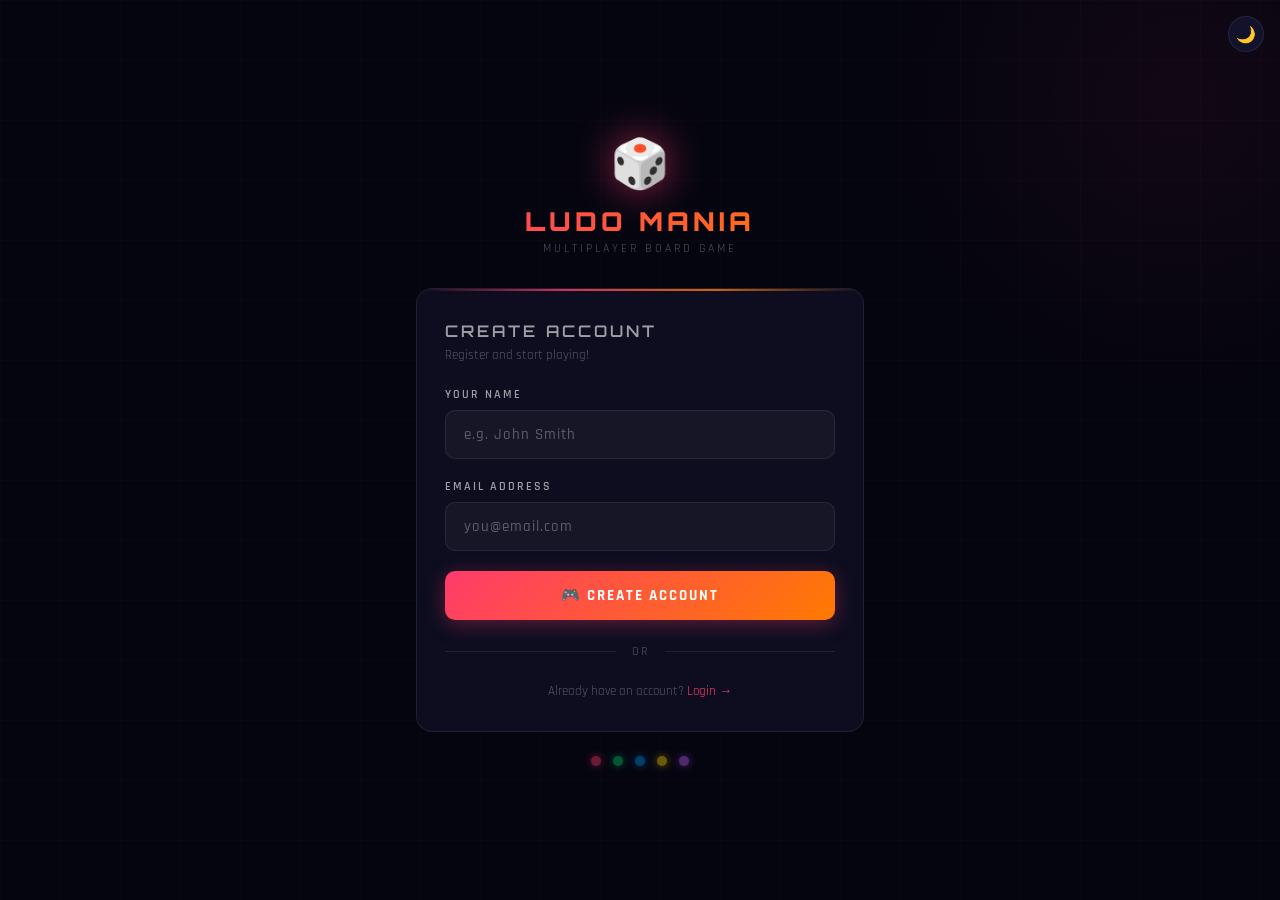
<file: index.html>
<!DOCTYPE html>
<html lang="en" data-theme="dark">
<head>
  <meta charset="UTF-8">
  <meta name="viewport" content="width=device-width, initial-scale=1.0">
  <title>Ludo Mania – Register</title>
  <link rel="stylesheet" href="css/style.css">
  <link rel="icon" href="data:image/svg+xml,<svg xmlns='http://www.w3.org/2000/svg' viewBox='0 0 100 100'><text y='.9em' font-size='90'>🎲</text></svg>">
</head>
<body>
  <div id="toast-container" class="toast-container"></div>
  <div class="topbar-theme">
    <button class="theme-toggle" id="theme-toggle" onclick="toggleTheme()" title="Toggle theme">🌙</button>
  </div>

  <div class="page-center">
    <div class="container">
      <div class="logo">
        <span class="logo-icon">🎲</span>
        <h1>LUDO MANIA</h1>
        <p>Multiplayer Board Game</p>
      </div>

      <!-- Register Form -->
      <div class="card" id="register-form-section">
        <div style="margin-bottom:24px;">
          <h2 style="font-family:var(--font-display);font-size:16px;letter-spacing:3px;color:var(--text-secondary);text-transform:uppercase;font-weight:600;">Create Account</h2>
          <p style="color:var(--text-muted);font-size:13px;margin-top:6px;">Register and start playing!</p>
        </div>
        <form id="register-form" novalidate>
          <div class="form-group">
            <label class="form-label" for="reg-name">Your Name</label>
            <input type="text" id="reg-name" class="form-input" placeholder="e.g. John Smith" autocomplete="name" required>
          </div>
          <div class="form-group">
            <label class="form-label" for="reg-email">Email Address</label>
            <input type="email" id="reg-email" class="form-input" placeholder="you@email.com" autocomplete="email" required>
          </div>
          <div class="form-group" style="margin-bottom:0;">
            <button type="submit" class="btn btn-primary">🎮 Create Account</button>
          </div>
        </form>
        <div class="divider">OR</div>
        <p class="text-muted text-center">Already have an account? <a href="login.html">Login →</a></p>
      </div>

      <!-- Success -->
      <div class="card hidden" id="register-success-section">
        <div style="text-align:center;padding:16px 0;">
          <div style="font-size:56px;margin-bottom:16px;filter:drop-shadow(0 0 20px rgba(0,255,136,0.4));">📧</div>
          <h2 style="font-family:var(--font-display);font-size:20px;letter-spacing:2px;background:linear-gradient(135deg,#00ff88,#00b4ff);-webkit-background-clip:text;-webkit-text-fill-color:transparent;background-clip:text;margin-bottom:12px;">CHECK YOUR EMAIL!</h2>
          <p style="color:var(--text-secondary);font-size:15px;margin-bottom:6px;">Your login credentials have been sent to:</p>
          <p style="color:var(--neon-green);font-weight:700;font-size:15px;margin-bottom:24px;" id="success-email">—</p>
          <div class="alert alert-info" style="text-align:left;margin-bottom:24px;">
            <span>ℹ</span>
            <span>The email contains your <strong>User ID</strong>, <strong>Password</strong>, and a login link. Check your spam folder too!</span>
          </div>
          <a href="login.html" class="btn btn-primary" style="display:inline-flex;width:auto;padding:13px 28px;">🔑 Go to Login</a>
        </div>
      </div>

      <div style="display:flex;justify-content:center;gap:12px;margin-top:24px;opacity:0.4;">
        <div style="width:10px;height:10px;border-radius:50%;background:var(--red-color);box-shadow:0 0 8px var(--red-color);"></div>
        <div style="width:10px;height:10px;border-radius:50%;background:var(--green-color);box-shadow:0 0 8px var(--green-color);"></div>
        <div style="width:10px;height:10px;border-radius:50%;background:var(--blue-color);box-shadow:0 0 8px var(--blue-color);"></div>
        <div style="width:10px;height:10px;border-radius:50%;background:var(--yellow-color);box-shadow:0 0 8px var(--yellow-color);"></div>
        <div style="width:10px;height:10px;border-radius:50%;background:var(--purple-color);box-shadow:0 0 8px var(--purple-color);"></div>
      </div>
    </div>
  </div>

  <script src="js/auth.js"></script>
  <script>initRegisterPage();</script>
</body>
</html>
</file>
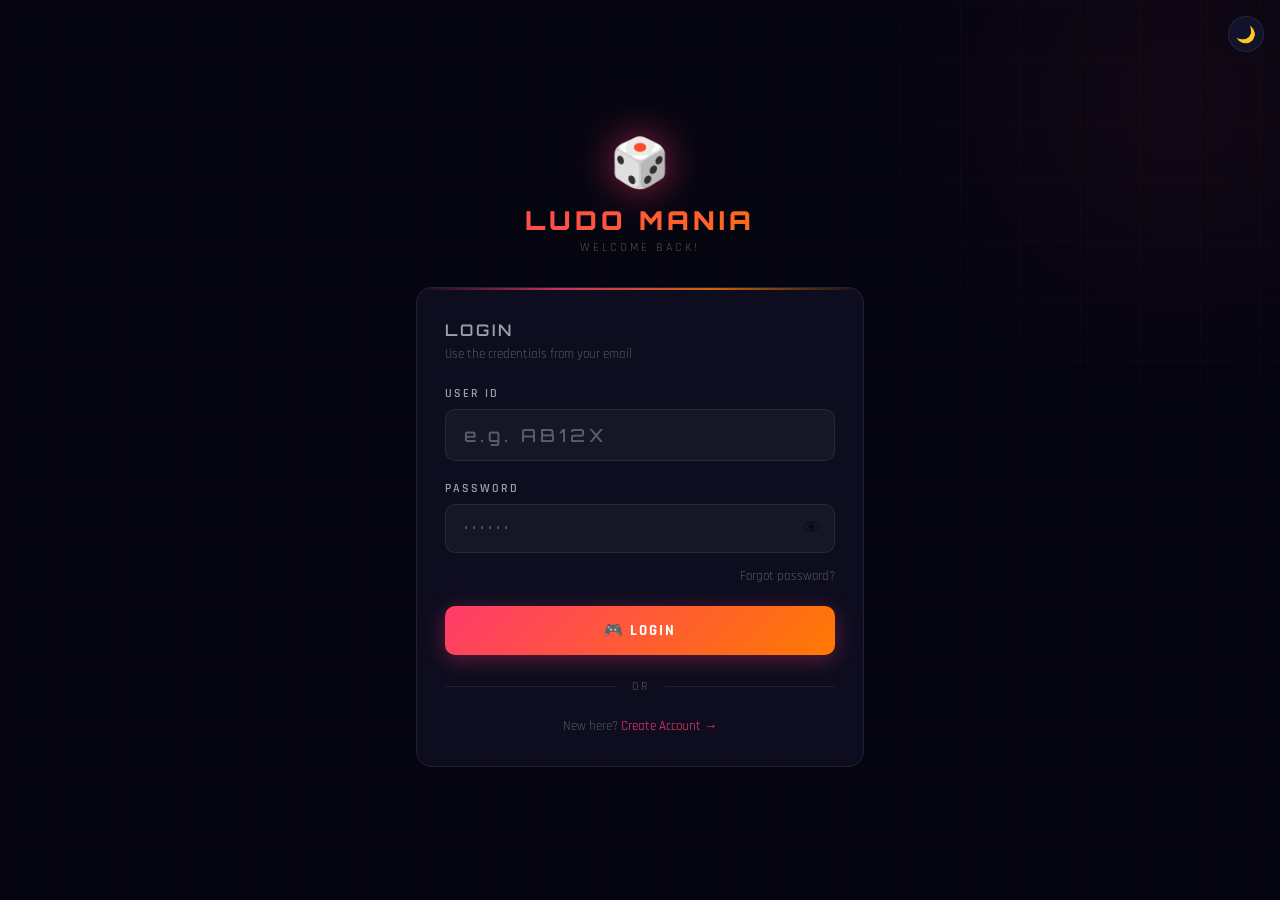
<file: game.html>
<!DOCTYPE html>
<html lang="en" data-theme="dark">
<head>
  <meta charset="UTF-8">
  <meta name="viewport" content="width=device-width, initial-scale=1.0">
  <title>Ludo Mania – Game</title>
  <link rel="stylesheet" href="css/style.css">
  <link rel="icon" href="data:image/svg+xml,<svg xmlns='http://www.w3.org/2000/svg' viewBox='0 0 100 100'><text y='.9em' font-size='90'>🎲</text></svg>">
  <style>
    .game-page { min-height: 100vh; display: flex; flex-direction: column; }
    .game-topbar {
      display: flex; align-items: center; justify-content: space-between;
      padding: 12px 20px; border-bottom: 1px solid var(--border);
      background: var(--bg-card); position: sticky; top: 0; z-index: 100;
      backdrop-filter: blur(10px);
    }
    .game-topbar-logo { font-family: var(--font-display); font-size: 14px; font-weight: 900; letter-spacing: 3px; background: linear-gradient(135deg, var(--neon-red), var(--neon-orange)); -webkit-background-clip: text; -webkit-text-fill-color: transparent; background-clip: text; }
    .game-body { display: flex; flex: 1; gap: 0; overflow: hidden; }

    /* Left Panel */
    .panel-left {
      width: 220px; flex-shrink: 0; border-right: 1px solid var(--border);
      padding: 16px; display: flex; flex-direction: column; gap: 12px;
      overflow-y: auto;
    }
    /* Right Panel */
    .panel-right {
      width: 220px; flex-shrink: 0; border-left: 1px solid var(--border);
      padding: 16px; display: flex; flex-direction: column; gap: 12px;
      overflow-y: auto;
    }
    /* Center Board */
    .panel-center {
      flex: 1; display: flex; align-items: center; justify-content: center;
      padding: 16px; flex-direction: column; gap: 12px;
    }

    /* Board canvas */
    #game-canvas {
      border-radius: 12px;
      box-shadow: 0 0 0 2px rgba(255,255,255,0.08), 0 20px 60px rgba(0,0,0,0.5), 0 0 80px rgba(255,59,107,0.06);
      cursor: pointer;
      max-width: 100%;
      max-height: calc(100vh - 140px);
    }

    /* Turn card */
    .turn-card { background: var(--bg-card2); border: 1px solid var(--border); border-radius: var(--radius); padding: 14px; }
    .turn-card .label { font-size: 10px; letter-spacing: 2px; text-transform: uppercase; color: var(--text-muted); margin-bottom: 6px; }
    .turn-name { font-family: var(--font-display); font-size: 13px; font-weight: 700; }
    .my-turn-badge { background: rgba(255,59,107,0.15); border: 1px solid rgba(255,59,107,0.3); color: var(--neon-red); font-size: 11px; font-weight: 700; letter-spacing: 1px; padding: 4px 10px; border-radius: 20px; text-align: center; margin-top: 8px; display: none; }

    /* Dice */
    .dice-wrap { background: var(--bg-card2); border: 1px solid var(--border); border-radius: var(--radius); padding: 14px; text-align: center; }
    #dice-display {
      width: 72px; height: 72px; margin: 0 auto 12px;
      background: rgba(255,255,255,0.05); border: 2px solid rgba(255,255,255,0.12);
      border-radius: 14px; display: flex; align-items: center; justify-content: center;
      font-size: 38px; cursor: pointer; transition: var(--transition);
      box-shadow: 0 4px 16px rgba(0,0,0,0.3); user-select: none;
    }
    #dice-display:hover { border-color: var(--neon-red); box-shadow: 0 4px 20px rgba(255,59,107,0.3); transform: scale(1.05); }
    #dice-display.rolling { animation: diceRoll 0.5s cubic-bezier(0.36,0.07,0.19,0.97); }
    #roll-btn { width: 100%; }

    /* Score panel */
    .score-wrap { background: var(--bg-card2); border: 1px solid var(--border); border-radius: var(--radius); padding: 14px; flex: 1; overflow-y: auto; }
    .score-item { display: flex; align-items: center; gap: 10px; padding: 8px 0; border-bottom: 1px solid rgba(255,255,255,0.04); }
    .score-item:last-child { border-bottom: none; }
    .score-bar { width: 3px; height: 32px; border-radius: 2px; flex-shrink: 0; }
    .score-info { flex: 1; min-width: 0; }
    .score-name { font-weight: 700; font-size: 13px; white-space: nowrap; overflow: hidden; text-overflow: ellipsis; }
    .score-dots { display: flex; gap: 3px; margin-top: 3px; }
    .sd { width: 8px; height: 8px; border-radius: 50%; background: rgba(255,255,255,0.1); border: 1px solid rgba(255,255,255,0.12); }
    .sd.board { background: var(--neon-green); box-shadow: 0 0 5px var(--neon-green); }
    .sd.done  { background: var(--neon-yellow); box-shadow: 0 0 5px var(--neon-yellow); }
    .score-count { font-family: var(--font-display); font-size: 12px; color: var(--text-muted); }

    /* Activity log */
    .log-wrap { background: var(--bg-card2); border: 1px solid var(--border); border-radius: var(--radius); padding: 14px; flex: 1; overflow-y: auto; max-height: 200px; }
    .log-wrap .label { font-size: 10px; letter-spacing: 2px; text-transform: uppercase; color: var(--text-muted); margin-bottom: 8px; }
    .log-item { font-size: 12px; color: var(--text-secondary); padding: 4px 0; border-bottom: 1px solid rgba(255,255,255,0.04); line-height: 1.4; }
    .log-item:last-child { border-bottom: none; }

    /* Mobile: stack vertically */
    @media (max-width: 768px) {
      .game-body { flex-direction: column; overflow: visible; }
      .panel-left, .panel-right { width: 100%; border: none; padding: 12px 16px; flex-direction: row; flex-wrap: wrap; gap: 10px; }
      .panel-left > *, .panel-right > * { flex: 1; min-width: 140px; }
      .panel-center { padding: 8px 16px; }
      #game-canvas { max-height: 85vw; }
      .log-wrap { display: none; }
    }

    /* Status bar below board */
    #status-bar {
      font-size: 13px; color: var(--text-secondary); text-align: center;
      padding: 6px 16px; min-height: 28px;
    }

    /* Computer thinking animation */
    .thinking-dots span { animation: blink 1.2s infinite; }
    .thinking-dots span:nth-child(2) { animation-delay: 0.2s; }
    .thinking-dots span:nth-child(3) { animation-delay: 0.4s; }
    @keyframes blink { 0%,80%,100%{opacity:0} 40%{opacity:1} }
  </style>
</head>
<body>
<div class="game-page">

  <!-- Top Bar -->
  <div class="game-topbar">
    <span class="game-topbar-logo">🎲 LUDO MANIA</span>
    <div style="display:flex;align-items:center;gap:10px;">
      <span id="topbar-room" style="font-size:11px;color:var(--text-muted);letter-spacing:2px;font-family:var(--font-display);">ROOM: ——</span>
      <button class="theme-toggle" id="theme-toggle" title="Toggle theme" onclick="toggleTheme()">🌙</button>
      <button class="btn btn-sm btn-secondary" style="width:auto;" id="leave-game-btn">✕ Leave</button>
    </div>
  </div>

  <!-- Game Body -->
  <div class="game-body">

    <!-- Left Panel: Turn + Dice -->
    <div class="panel-left">

      <!-- Turn info -->
      <div class="turn-card">
        <div class="label">Current Turn</div>
        <div class="turn-name" id="turn-player-name">—</div>
        <div id="turn-color-bar" style="height:3px;border-radius:2px;margin-top:8px;background:var(--neon-red);"></div>
        <div class="my-turn-badge" id="my-turn-badge">⚡ YOUR TURN!</div>
      </div>

      <!-- Dice -->
      <div class="dice-wrap">
        <div class="label" style="text-align:center;margin-bottom:8px;">Dice</div>
        <div id="dice-display"><span id="dice-value">🎲</span></div>
        <button class="btn btn-primary btn-sm" id="roll-btn" onclick="handleRollDice()" disabled>Roll Dice</button>
        <p id="dice-hint" style="font-size:11px;color:var(--text-muted);text-align:center;margin-top:8px;min-height:16px;"></p>
      </div>

      <!-- Players score -->
      <div class="score-wrap">
        <div class="label">Players</div>
        <div id="score-panel">
          <div class="score-item" style="opacity:0.3;"><div class="score-name">Loading...</div></div>
        </div>
      </div>
    </div>

    <!-- Center: Canvas -->
    <div class="panel-center">
      <canvas id="game-canvas" width="480" height="480"></canvas>
      <div id="status-bar">Connecting to game...</div>
    </div>

    <!-- Right Panel: Activity log -->
    <div class="panel-right">
      <div class="log-wrap">
        <div class="label">Activity</div>
        <div id="activity-log">
          <div class="log-item">Game starting...</div>
        </div>
      </div>

      <!-- Game info -->
      <div class="turn-card">
        <div class="label">Room Code</div>
        <div id="room-code-info" style="font-family:var(--font-display);font-size:18px;font-weight:900;letter-spacing:5px;background:linear-gradient(135deg,var(--neon-red),var(--neon-orange));-webkit-background-clip:text;-webkit-text-fill-color:transparent;background-clip:text;">——</div>
      </div>

      <div class="turn-card" id="vs-computer-info" style="display:none;">
        <div class="label">Mode</div>
        <div style="font-size:13px;font-weight:700;">🤖 vs Computer</div>
        <div style="font-size:11px;color:var(--text-muted);margin-top:4px;">Computer plays automatically</div>
      </div>

      <!-- Rules quick ref -->
      <div class="turn-card" style="font-size:12px;color:var(--text-secondary);line-height:1.7;">
        <div class="label">Rules</div>
        <div>🎯 Roll <b>6</b> to enter board</div>
        <div>⭐ Star cells = Safe zones</div>
        <div>💥 Land on enemy = Capture</div>
        <div>🎁 6 or capture = Bonus turn</div>
        <div>🏆 All 4 home = Win!</div>
      </div>
    </div>

  </div><!-- /game-body -->
</div><!-- /game-page -->

<!-- Winner Modal -->
<div id="winner-modal" class="modal-backdrop hidden">
  <div class="modal">
    <span class="modal-emoji" id="winner-emoji">🏆</span>
    <div class="modal-title" id="winner-title">YOU WIN!</div>
    <p class="modal-sub" id="winner-sub">Congratulations!</p>
    <div style="display:flex;flex-direction:column;gap:10px;">
      <button class="btn btn-primary" onclick="window.location.href='lobby.html'">🎲 Play Again</button>
      <button class="btn btn-secondary" onclick="document.getElementById('winner-modal').classList.add('hidden')">× Close</button>
    </div>
  </div>
</div>

<div id="toast-container" class="toast-container"></div>

<script src="js/auth.js"></script>
<script src="js/game.js"></script>
<script>
  // Apply saved theme
  const savedTheme = localStorage.getItem('ludoTheme') || 'dark';
  document.documentElement.setAttribute('data-theme', savedTheme);
  document.getElementById('theme-toggle').textContent = savedTheme === 'dark' ? '🌙' : '☀️';

  function toggleTheme() {
    const html = document.documentElement;
    const current = html.getAttribute('data-theme');
    const next = current === 'dark' ? 'light' : 'dark';
    html.setAttribute('data-theme', next);
    localStorage.setItem('ludoTheme', next);
    document.getElementById('theme-toggle').textContent = next === 'dark' ? '🌙' : '☀️';
  }

  document.getElementById('leave-game-btn').addEventListener('click', handleLeaveGame);

  initGamePage();
</script>
</body>
</html>
</file>
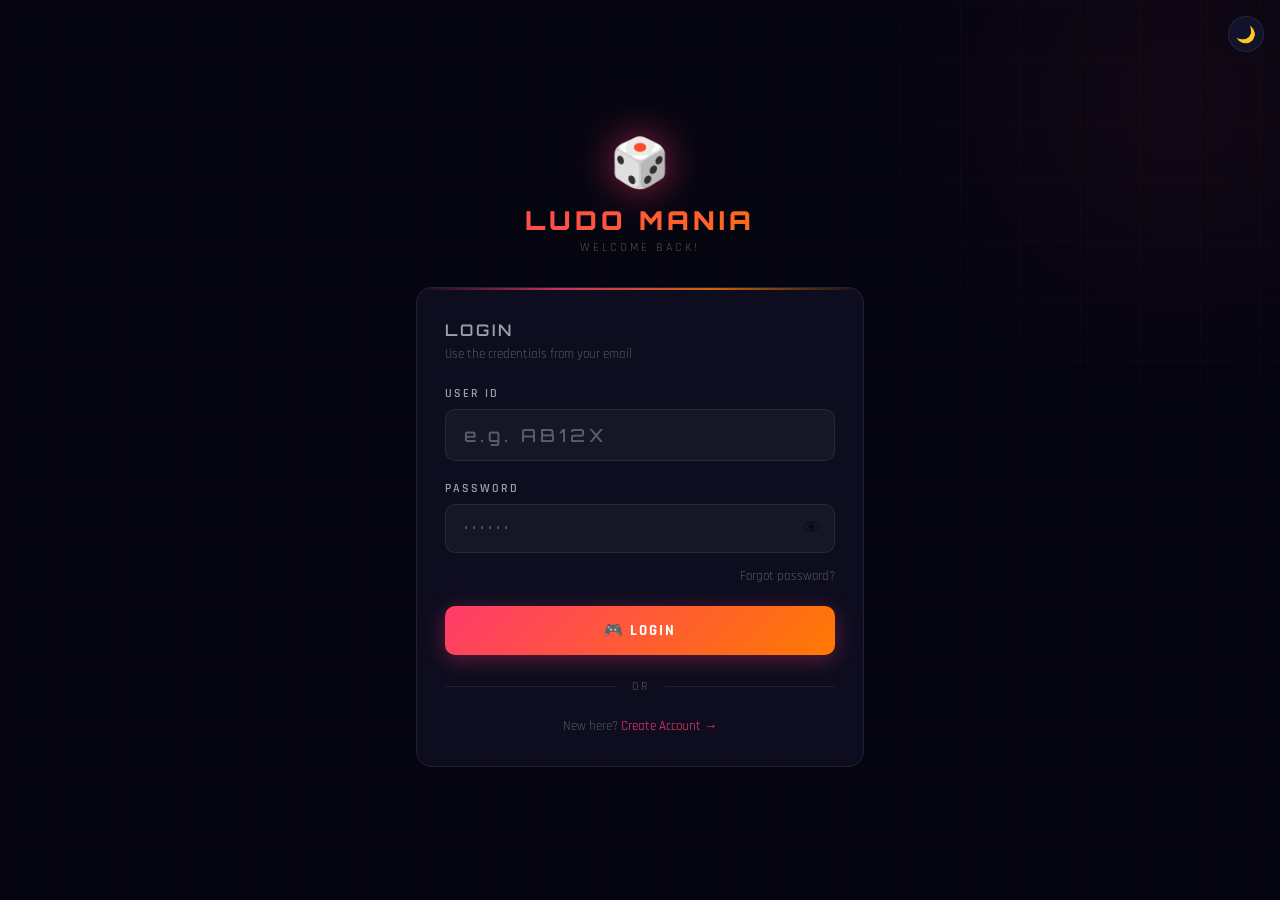
<file: lobby.html>
<!DOCTYPE html>
<html lang="en" data-theme="dark">
<head>
  <meta charset="UTF-8">
  <meta name="viewport" content="width=device-width, initial-scale=1.0">
  <title>Ludo Mania – Lobby</title>
  <link rel="stylesheet" href="css/style.css">
  <link rel="icon" href="data:image/svg+xml,<svg xmlns='http://www.w3.org/2000/svg' viewBox='0 0 100 100'><text y='.9em' font-size='90'>🎲</text></svg>">
</head>
<body>
  <div id="toast-container" class="toast-container"></div>

  <div style="min-height:100vh;padding:20px 16px;position:relative;z-index:1;">
    <div style="max-width:540px;margin:0 auto;">

      <!-- Header -->
      <div class="lobby-header">
        <div class="user-badge">
          <div class="user-avatar" id="user-avatar">?</div>
          <div>
            <div class="user-name" id="user-name-display">Loading...</div>
            <div class="user-id" id="user-id-display">#----</div>
          </div>
        </div>
        <div style="display:flex;gap:10px;align-items:center;">
          <button class="theme-toggle" id="theme-toggle" onclick="toggleTheme()" title="Toggle theme">🌙</button>
          <button id="logout-btn" class="btn btn-sm btn-secondary" style="width:auto;">⏻ Logout</button>
        </div>
      </div>

      <!-- Main Lobby -->
      <div id="lobby-main">

        <!-- VS Computer (prominent) -->
        <div class="card" style="margin-bottom:16px;padding:24px;text-align:center;border-color:rgba(0,180,255,0.2);background:linear-gradient(135deg,rgba(0,153,238,0.06),rgba(191,95,255,0.06));">
          <div style="font-size:36px;margin-bottom:10px;">🤖</div>
          <h3 style="font-family:var(--font-display);font-size:14px;letter-spacing:2px;margin-bottom:6px;">PLAY VS COMPUTER</h3>
          <p style="color:var(--text-muted);font-size:13px;margin-bottom:16px;">Jump straight in — play against AI instantly!</p>
          <button id="play-computer-btn" class="btn btn-outline" style="width:auto;padding:11px 28px;border-color:var(--neon-blue);color:var(--neon-blue);">
            🎮 Play Now
          </button>
        </div>

        <!-- Tabs -->
        <div class="tab-group">
          <button class="tab-btn active" data-tab="create">➕ Create Room</button>
          <button class="tab-btn" data-tab="join">🔗 Join Room</button>
        </div>

        <!-- Create -->
        <div id="tab-create" class="tab-panel card" style="padding:28px;">
          <div class="section-title">Create Multiplayer Room</div>
          <div class="form-group">
            <label class="form-label" for="max-players">Maximum Players</label>
            <select id="max-players" class="form-select">
              <option value="2">2 Players</option>
              <option value="3">3 Players</option>
              <option value="4" selected>4 Players (Classic)</option>
              <option value="5">5 Players (Max)</option>
            </select>
          </div>
          <div style="margin-bottom:20px;">
            <div class="form-label" style="margin-bottom:10px;">Player Colors</div>
            <div style="display:flex;gap:12px;align-items:center;">
              <div style="text-align:center;"><div style="width:26px;height:26px;border-radius:50%;background:var(--red-color);box-shadow:0 0 10px var(--red-color);margin:0 auto 4px;"></div><span style="font-size:10px;color:var(--text-muted);">P1</span></div>
              <div style="text-align:center;"><div style="width:26px;height:26px;border-radius:50%;background:var(--green-color);box-shadow:0 0 10px var(--green-color);margin:0 auto 4px;"></div><span style="font-size:10px;color:var(--text-muted);">P2</span></div>
              <div style="text-align:center;"><div style="width:26px;height:26px;border-radius:50%;background:var(--blue-color);box-shadow:0 0 10px var(--blue-color);margin:0 auto 4px;"></div><span style="font-size:10px;color:var(--text-muted);">P3</span></div>
              <div style="text-align:center;"><div style="width:26px;height:26px;border-radius:50%;background:var(--yellow-color);box-shadow:0 0 10px var(--yellow-color);margin:0 auto 4px;"></div><span style="font-size:10px;color:var(--text-muted);">P4</span></div>
              <div style="text-align:center;"><div style="width:26px;height:26px;border-radius:50%;background:var(--purple-color);box-shadow:0 0 10px var(--purple-color);margin:0 auto 4px;opacity:0.35;" id="p5-preview"></div><span style="font-size:10px;color:var(--text-muted);">P5</span></div>
            </div>
          </div>
          <button id="create-room-btn" class="btn btn-primary">🎲 Create Room</button>
        </div>

        <!-- Join -->
        <div id="tab-join" class="tab-panel card hidden" style="padding:28px;">
          <div class="section-title">Join a Room</div>
          <div class="form-group">
            <label class="form-label" for="join-code-input">Room Code</label>
            <input type="text" id="join-code-input" class="form-input room-code-input" placeholder="ABCDEF" maxlength="6" autocomplete="off" style="text-transform:uppercase;">
          </div>
          <button id="join-room-btn" class="btn btn-primary">🔗 Join Room</button>
        </div>

        <!-- How to play -->
        <div class="card" style="margin-top:16px;padding:20px 24px;">
          <div class="section-title">How to Play</div>
          <div style="display:flex;flex-direction:column;gap:10px;">
            <div style="display:flex;gap:12px;"><span style="font-size:17px;flex-shrink:0;">1️⃣</span><p style="color:var(--text-secondary);font-size:13px;line-height:1.5;">Create a room or join with a code. Share the code with friends (2–5 players).</p></div>
            <div style="display:flex;gap:12px;"><span style="font-size:17px;flex-shrink:0;">2️⃣</span><p style="color:var(--text-secondary);font-size:13px;line-height:1.5;">The host starts the game once everyone has joined.</p></div>
            <div style="display:flex;gap:12px;"><span style="font-size:17px;flex-shrink:0;">3️⃣</span><p style="color:var(--text-secondary);font-size:13px;line-height:1.5;">Roll dice, click your piece to move. Roll 6 to enter the board. Capture enemies for a bonus turn!</p></div>
          </div>
        </div>
      </div>

      <!-- Waiting Room -->
      <div id="lobby-waiting" class="hidden">
        <div class="room-code-display">
          <span class="label">🔑 Share this code with your friends</span>
          <span class="code" id="room-code-display">------</span>
          <button id="copy-code-btn" class="btn btn-sm btn-secondary" style="margin-top:12px;display:inline-flex;width:auto;gap:6px;">📋 Copy Code</button>
        </div>

        <div class="card" style="margin-bottom:16px;">
          <div style="display:flex;justify-content:space-between;align-items:center;margin-bottom:16px;">
            <div class="section-title" style="margin:0;">Players</div>
            <span id="player-count" style="font-size:12px;color:var(--text-muted);font-family:var(--font-display);">0 / 4</span>
          </div>
          <ul class="player-list" id="waiting-players-list">
            <li class="player-item" style="opacity:0.3;border-style:dashed;">
              <span class="pulse" style="font-size:13px;color:var(--text-muted);">Waiting for players...</span>
            </li>
          </ul>
        </div>

        <div style="display:flex;flex-direction:column;gap:12px;">
          <button id="start-game-btn" class="btn btn-primary hidden">🚀 Start Game!</button>
          <button id="leave-room-btn" class="btn btn-secondary">← Leave Room</button>
        </div>
        <p class="text-muted text-center mt-2">Minimum 2 players required. Auto-refreshing every 3s 🔄</p>
      </div>

    </div>
  </div>

  <script src="js/auth.js"></script>
  <script src="js/lobby.js"></script>
  <script>
    document.getElementById('max-players').addEventListener('change', function() {
      document.getElementById('p5-preview').style.opacity = this.value >= 5 ? '1' : '0.35';
    });
    initLobbyPage();
  </script>
</body>
</html>
</file>
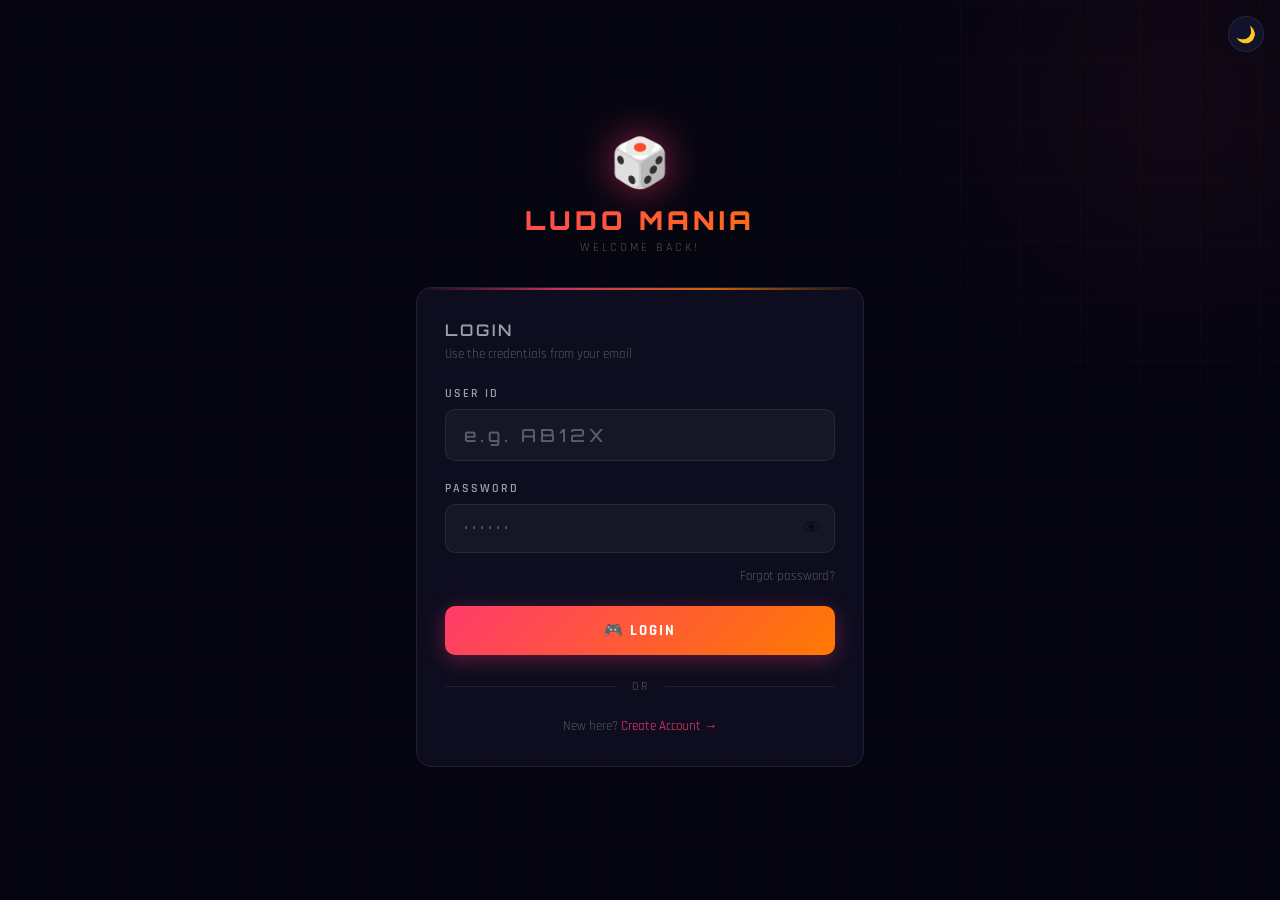
<file: login.html>
<!DOCTYPE html>
<html lang="en" data-theme="dark">
<head>
  <meta charset="UTF-8">
  <meta name="viewport" content="width=device-width, initial-scale=1.0">
  <title>Ludo Mania – Login</title>
  <link rel="stylesheet" href="css/style.css">
  <link rel="icon" href="data:image/svg+xml,<svg xmlns='http://www.w3.org/2000/svg' viewBox='0 0 100 100'><text y='.9em' font-size='90'>🎲</text></svg>">
</head>
<body>
  <div id="toast-container" class="toast-container"></div>
  <div class="topbar-theme">
    <button class="theme-toggle" id="theme-toggle" onclick="toggleTheme()" title="Toggle theme">🌙</button>
  </div>

  <div class="page-center">
    <div class="container">
      <div class="logo">
        <span class="logo-icon">🎲</span>
        <h1>LUDO MANIA</h1>
        <p>Welcome Back!</p>
      </div>

      <!-- Login -->
      <div class="card" id="login-section">
        <div style="margin-bottom:24px;">
          <h2 style="font-family:var(--font-display);font-size:16px;letter-spacing:3px;color:var(--text-secondary);text-transform:uppercase;font-weight:600;">Login</h2>
          <p style="color:var(--text-muted);font-size:13px;margin-top:6px;">Use the credentials from your email</p>
        </div>
        <form id="login-form" novalidate>
          <div class="form-group">
            <label class="form-label" for="login-userid">User ID</label>
            <input type="text" id="login-userid" class="form-input" placeholder="e.g. AB12X" autocomplete="username" style="letter-spacing:4px;font-family:var(--font-display);font-size:18px;" required>
          </div>
          <div class="form-group">
            <label class="form-label" for="login-password">Password</label>
            <div style="position:relative;">
              <input type="password" id="login-password" class="form-input" placeholder="••••••" autocomplete="current-password" style="letter-spacing:4px;padding-right:50px;" required>
              <button type="button" onclick="togglePwd()" style="position:absolute;right:14px;top:50%;transform:translateY(-50%);background:none;border:none;cursor:pointer;font-size:18px;opacity:0.5;padding:0;" id="eye-btn">👁</button>
            </div>
          </div>
          <div style="text-align:right;margin-top:-8px;margin-bottom:20px;">
            <a href="#" id="forgot-link" style="font-size:13px;color:var(--text-muted);">Forgot password?</a>
          </div>
          <div class="form-group" style="margin-bottom:0;">
            <button type="submit" class="btn btn-primary">🎮 Login</button>
          </div>
        </form>
        <div class="divider">OR</div>
        <p class="text-muted text-center">New here? <a href="index.html">Create Account →</a></p>
      </div>

      <!-- Forgot Password -->
      <div class="card hidden" id="forgot-section">
        <div style="margin-bottom:24px;display:flex;align-items:center;gap:12px;">
          <button onclick="document.getElementById('forgot-section').classList.add('hidden');document.getElementById('login-section').classList.remove('hidden');" style="background:none;border:none;color:var(--text-muted);cursor:pointer;font-size:20px;padding:0;">←</button>
          <div>
            <h2 style="font-family:var(--font-display);font-size:16px;letter-spacing:3px;color:var(--text-secondary);text-transform:uppercase;font-weight:600;">Reset Password</h2>
            <p style="color:var(--text-muted);font-size:13px;margin-top:4px;">We'll send new credentials to your email</p>
          </div>
        </div>
        <form id="forgot-form" novalidate>
          <div class="form-group">
            <label class="form-label" for="forgot-email">Registered Email</label>
            <input type="email" id="forgot-email" class="form-input" placeholder="you@email.com" autocomplete="email" required>
          </div>
          <button type="submit" class="btn btn-primary">📧 Send Reset Email</button>
        </form>
      </div>
    </div>
  </div>

  <script src="js/auth.js"></script>
  <script>
    function togglePwd() {
      const inp = document.getElementById('login-password');
      const btn = document.getElementById('eye-btn');
      inp.type = inp.type === 'password' ? 'text' : 'password';
      btn.textContent = inp.type === 'password' ? '👁' : '🙈';
    }
    initLoginPage();
  </script>
</body>
</html>
</file>
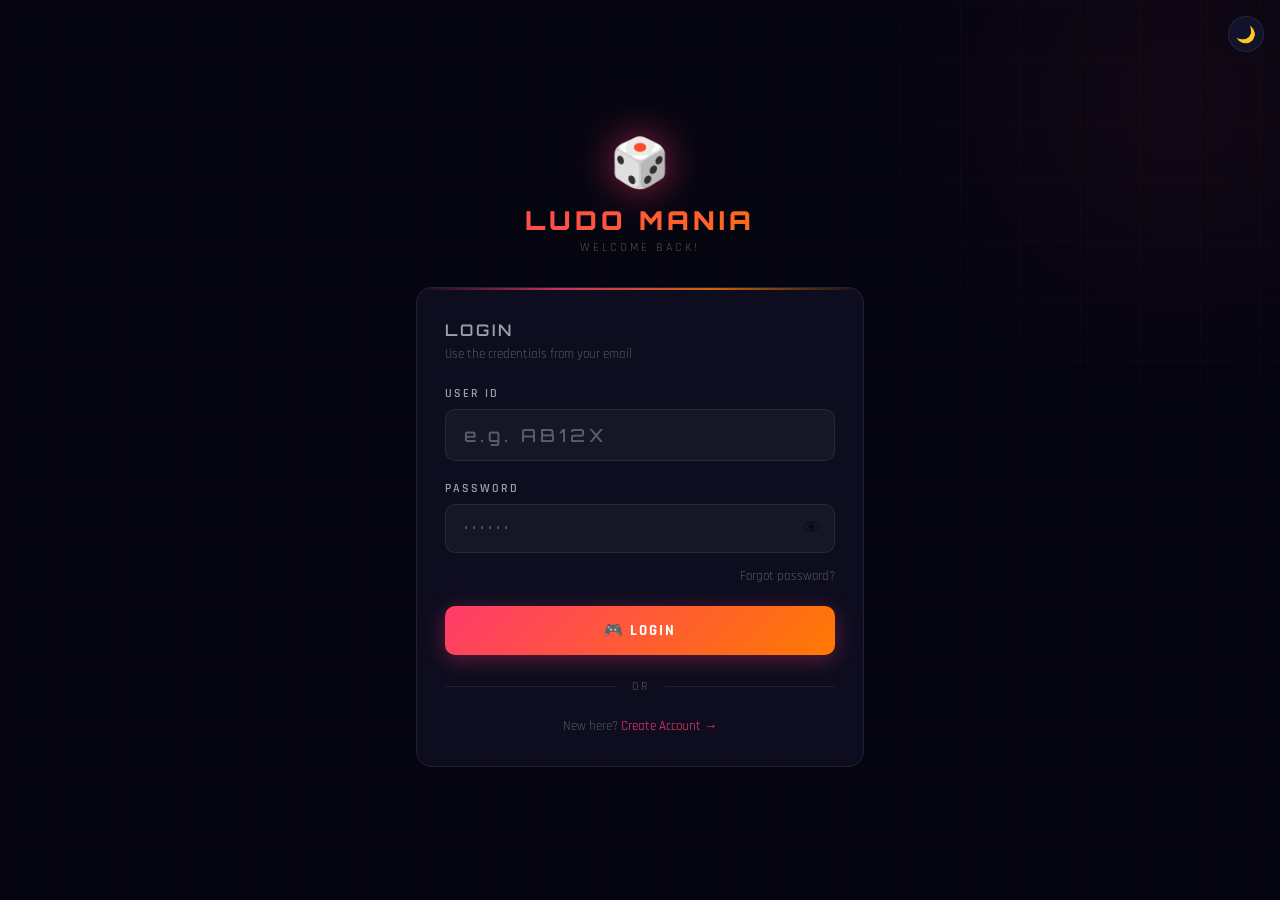
<file: set-password.html>
<!DOCTYPE html>
<html lang="en" data-theme="dark">
<head>
  <meta charset="UTF-8">
  <meta name="viewport" content="width=device-width, initial-scale=1.0">
  <title>Ludo Mania – Set Password</title>
  <link rel="stylesheet" href="css/style.css">
  <link rel="icon" href="data:image/svg+xml,<svg xmlns='http://www.w3.org/2000/svg' viewBox='0 0 100 100'><text y='.9em' font-size='90'>🎲</text></svg>">
</head>
<body>
  <div id="toast-container" class="toast-container"></div>
  <div class="topbar-theme">
    <button class="theme-toggle" id="theme-toggle" onclick="toggleTheme()" title="Toggle theme">🌙</button>
  </div>

  <div class="page-center">
    <div class="container">
      <div class="logo">
        <span class="logo-icon">🔐</span>
        <h1>LUDO MANIA</h1>
        <p>Set Your Password</p>
      </div>

      <div class="card">
        <div style="margin-bottom:24px;">
          <h2 style="font-family:var(--font-display);font-size:16px;letter-spacing:3px;color:var(--text-secondary);text-transform:uppercase;font-weight:600;">New Password</h2>
          <p style="color:var(--text-muted);font-size:13px;margin-top:6px;">Choose a memorable password</p>
        </div>

        <div id="strength-bar" style="margin-bottom:20px;display:none;">
          <div style="display:flex;justify-content:space-between;margin-bottom:6px;">
            <span class="form-label" style="margin:0;">Password Strength</span>
            <span id="strength-label" style="font-size:12px;font-weight:700;"></span>
          </div>
          <div style="height:4px;background:rgba(255,255,255,0.1);border-radius:2px;">
            <div id="strength-fill" style="height:100%;border-radius:2px;transition:all 0.3s;width:0%;"></div>
          </div>
        </div>

        <form id="set-pass-form" novalidate>
          <div class="form-group">
            <label class="form-label" for="new-password">New Password</label>
            <div style="position:relative;">
              <input type="password" id="new-password" class="form-input" placeholder="Minimum 4 characters" autocomplete="new-password" style="padding-right:50px;" oninput="checkStrength(this.value)" required>
              <button type="button" onclick="togglePwd('new-password',this)" style="position:absolute;right:14px;top:50%;transform:translateY(-50%);background:none;border:none;cursor:pointer;font-size:18px;opacity:0.5;padding:0;">👁</button>
            </div>
          </div>
          <div class="form-group">
            <label class="form-label" for="confirm-password">Confirm Password</label>
            <div style="position:relative;">
              <input type="password" id="confirm-password" class="form-input" placeholder="Type again" autocomplete="new-password" style="padding-right:50px;" oninput="checkMatch()" required>
              <button type="button" onclick="togglePwd('confirm-password',this)" style="position:absolute;right:14px;top:50%;transform:translateY(-50%);background:none;border:none;cursor:pointer;font-size:18px;opacity:0.5;padding:0;">👁</button>
            </div>
            <p id="match-msg" style="font-size:12px;margin-top:6px;display:none;"></p>
          </div>
          <button type="submit" class="btn btn-primary">✓ Update Password</button>
        </form>
      </div>
    </div>
  </div>

  <script src="js/auth.js"></script>
  <script>
    function togglePwd(id, btn) {
      const inp = document.getElementById(id);
      inp.type = inp.type === 'password' ? 'text' : 'password';
      btn.textContent = inp.type === 'password' ? '👁' : '🙈';
    }
    function checkStrength(val) {
      const bar = document.getElementById('strength-bar');
      const fill = document.getElementById('strength-fill');
      const label = document.getElementById('strength-label');
      if (!val) { bar.style.display='none'; return; }
      bar.style.display='block';
      let s=0;
      if(val.length>=4) s++;
      if(val.length>=8) s++;
      if(/[A-Z]/.test(val)) s++;
      if(/[0-9]/.test(val)) s++;
      if(/[^A-Za-z0-9]/.test(val)) s++;
      const levels=[
        {pct:'20%',color:'#ff3b6b',text:'Very Weak'},
        {pct:'40%',color:'#ff7a00',text:'Weak'},
        {pct:'60%',color:'#ffd600',text:'Fair'},
        {pct:'80%',color:'#00d46a',text:'Strong'},
        {pct:'100%',color:'#00ff88',text:'Very Strong!'},
      ];
      const lvl=levels[Math.min(s,4)];
      fill.style.width=lvl.pct; fill.style.background=lvl.color;
      label.textContent=lvl.text; label.style.color=lvl.color;
    }
    function checkMatch() {
      const p1=document.getElementById('new-password').value;
      const p2=document.getElementById('confirm-password').value;
      const msg=document.getElementById('match-msg');
      if(!p2){msg.style.display='none';return;}
      msg.style.display='block';
      if(p1===p2){msg.textContent='✓ Passwords match!';msg.style.color='var(--neon-green)';}
      else{msg.textContent='✕ Passwords do not match';msg.style.color='var(--neon-red)';}
    }
    initSetPasswordPage();
  </script>
</body>
</html>
</file>
<file: css/style.css>
/* ============================================================
   LUDO MANIA - Global Styles
   Modern Neon Game Aesthetic
   ============================================================ */

@import url('https://fonts.googleapis.com/css2?family=Orbitron:wght@400;600;700;900&family=Rajdhani:wght@400;500;600;700&display=swap');

/* ── CSS Variables ── */
:root {
  --bg-deep: #050510;
  --bg-card: #0d0d1f;
  --bg-card2: #12122a;
  --border: rgba(255, 255, 255, 0.08);
  --border-glow: rgba(255, 80, 120, 0.4);

  --neon-red: #ff3b6b;
  --neon-green: #00ff88;
  --neon-blue: #00b4ff;
  --neon-yellow: #ffd600;
  --neon-purple: #bf5fff;
  --neon-orange: #ff7a00;

  --text-primary: #ffffff;
  --text-secondary: rgba(255, 255, 255, 0.6);
  --text-muted: rgba(255, 255, 255, 0.3);

  --red-color: #ff3b6b;
  --green-color: #00d46a;
  --blue-color: #0099ee;
  --yellow-color: #ffd600;
  --purple-color: #bf5fff;

  --font-display: 'Orbitron', monospace;
  --font-body: 'Rajdhani', sans-serif;

  --radius: 16px;
  --radius-sm: 10px;
  --shadow-glow: 0 0 30px rgba(255, 59, 107, 0.2);
  --transition: all 0.3s cubic-bezier(0.4, 0, 0.2, 1);
}

/* ── Reset & Base ── */
*, *::before, *::after { box-sizing: border-box; margin: 0; padding: 0; }

html { scroll-behavior: smooth; }

body {
  font-family: var(--font-body);
  background: var(--bg-deep);
  color: var(--text-primary);
  min-height: 100vh;
  overflow-x: hidden;
  position: relative;
}

/* Animated background grid */
body::before {
  content: '';
  position: fixed;
  inset: 0;
  background:
    linear-gradient(rgba(255,59,107,0.03) 1px, transparent 1px),
    linear-gradient(90deg, rgba(255,59,107,0.03) 1px, transparent 1px);
  background-size: 60px 60px;
  pointer-events: none;
  z-index: 0;
}

/* Ambient glow blobs */
body::after {
  content: '';
  position: fixed;
  width: 600px;
  height: 600px;
  background: radial-gradient(circle, rgba(255,59,107,0.06) 0%, transparent 70%);
  top: -200px;
  right: -200px;
  pointer-events: none;
  z-index: 0;
  animation: blobFloat 8s ease-in-out infinite alternate;
}

@keyframes blobFloat {
  0% { transform: translate(0,0) scale(1); }
  100% { transform: translate(-40px, 40px) scale(1.1); }
}

/* ── Typography ── */
h1, h2, h3 { font-family: var(--font-display); }

a { text-decoration: none; color: var(--neon-red); transition: var(--transition); }
a:hover { color: var(--neon-orange); text-shadow: 0 0 10px currentColor; }

/* ── Layout ── */
.container {
  width: 100%;
  max-width: 480px;
  margin: 0 auto;
  padding: 20px 16px;
  position: relative;
  z-index: 1;
}

.container-wide {
  width: 100%;
  max-width: 900px;
  margin: 0 auto;
  padding: 20px 16px;
  position: relative;
  z-index: 1;
}

.page-center {
  min-height: 100vh;
  display: flex;
  align-items: center;
  justify-content: center;
  padding: 20px;
}

/* ── Card ── */
.card {
  background: var(--bg-card);
  border: 1px solid var(--border);
  border-radius: var(--radius);
  padding: 32px 28px;
  position: relative;
  overflow: hidden;
  backdrop-filter: blur(10px);
}

.card::before {
  content: '';
  position: absolute;
  top: 0;
  left: 0;
  right: 0;
  height: 2px;
  background: linear-gradient(90deg, transparent, var(--neon-red), var(--neon-orange), transparent);
  opacity: 0.8;
}

/* ── Logo ── */
.logo {
  text-align: center;
  margin-bottom: 32px;
}

.logo-icon {
  font-size: 48px;
  display: block;
  margin-bottom: 8px;
  filter: drop-shadow(0 0 20px rgba(255,59,107,0.6));
  animation: diceSpin 4s ease-in-out infinite;
}

@keyframes diceSpin {
  0%, 100% { transform: rotate(0deg) scale(1); }
  25% { transform: rotate(-10deg) scale(1.05); }
  75% { transform: rotate(10deg) scale(1.05); }
}

.logo h1 {
  font-size: 26px;
  font-weight: 900;
  letter-spacing: 4px;
  background: linear-gradient(135deg, var(--neon-red), var(--neon-orange));
  -webkit-background-clip: text;
  -webkit-text-fill-color: transparent;
  background-clip: text;
}

.logo p {
  color: var(--text-muted);
  font-size: 12px;
  letter-spacing: 3px;
  text-transform: uppercase;
  margin-top: 4px;
}

/* ── Form Elements ── */
.form-group {
  margin-bottom: 20px;
}

.form-label {
  display: block;
  font-size: 12px;
  font-weight: 600;
  letter-spacing: 2px;
  text-transform: uppercase;
  color: var(--text-secondary);
  margin-bottom: 8px;
}

.form-input {
  width: 100%;
  background: rgba(255, 255, 255, 0.04);
  border: 1px solid var(--border);
  border-radius: var(--radius-sm);
  padding: 14px 18px;
  color: var(--text-primary);
  font-family: var(--font-body);
  font-size: 15px;
  font-weight: 500;
  transition: var(--transition);
  outline: none;
  letter-spacing: 1px;
}

.form-input:focus {
  border-color: var(--neon-red);
  background: rgba(255, 59, 107, 0.05);
  box-shadow: 0 0 0 3px rgba(255, 59, 107, 0.1), inset 0 1px 0 rgba(255,255,255,0.05);
}

.form-input::placeholder { color: var(--text-muted); }

/* ── Buttons ── */
.btn {
  display: inline-flex;
  align-items: center;
  justify-content: center;
  gap: 8px;
  width: 100%;
  padding: 15px 24px;
  border-radius: var(--radius-sm);
  font-family: var(--font-body);
  font-size: 15px;
  font-weight: 700;
  letter-spacing: 2px;
  text-transform: uppercase;
  border: none;
  cursor: pointer;
  transition: var(--transition);
  position: relative;
  overflow: hidden;
}

.btn::before {
  content: '';
  position: absolute;
  inset: 0;
  background: rgba(255,255,255,0.1);
  opacity: 0;
  transition: opacity 0.2s;
}

.btn:hover::before { opacity: 1; }
.btn:active { transform: scale(0.97); }

.btn-primary {
  background: linear-gradient(135deg, var(--neon-red), var(--neon-orange));
  color: #fff;
  box-shadow: 0 4px 20px rgba(255,59,107,0.35);
}

.btn-primary:hover {
  box-shadow: 0 6px 30px rgba(255,59,107,0.55);
  transform: translateY(-1px);
}

.btn-secondary {
  background: rgba(255,255,255,0.06);
  color: var(--text-primary);
  border: 1px solid var(--border);
}

.btn-secondary:hover {
  background: rgba(255,255,255,0.1);
  border-color: rgba(255,255,255,0.2);
}

.btn-outline {
  background: transparent;
  color: var(--neon-red);
  border: 1px solid var(--neon-red);
}

.btn-outline:hover {
  background: rgba(255,59,107,0.1);
  box-shadow: 0 0 20px rgba(255,59,107,0.2);
}

.btn-sm {
  width: auto;
  padding: 9px 18px;
  font-size: 13px;
}

.btn:disabled {
  opacity: 0.4;
  cursor: not-allowed;
  transform: none !important;
}

/* ── Alert / Toast ── */
.alert {
  padding: 14px 18px;
  border-radius: var(--radius-sm);
  font-size: 14px;
  font-weight: 500;
  margin-bottom: 20px;
  display: flex;
  align-items: center;
  gap: 10px;
  animation: slideIn 0.3s ease;
}

@keyframes slideIn {
  from { opacity: 0; transform: translateY(-8px); }
  to   { opacity: 1; transform: translateY(0); }
}

.alert-error {
  background: rgba(255,59,107,0.12);
  border: 1px solid rgba(255,59,107,0.3);
  color: #ff8fa8;
}

.alert-success {
  background: rgba(0,255,136,0.08);
  border: 1px solid rgba(0,255,136,0.25);
  color: #00ff88;
}

.alert-info {
  background: rgba(0,180,255,0.08);
  border: 1px solid rgba(0,180,255,0.25);
  color: #7dd8ff;
}

/* ── Toast notification ── */
.toast-container {
  position: fixed;
  top: 20px;
  right: 20px;
  z-index: 9999;
  display: flex;
  flex-direction: column;
  gap: 10px;
}

.toast {
  background: var(--bg-card2);
  border: 1px solid var(--border);
  border-radius: var(--radius-sm);
  padding: 14px 20px;
  min-width: 280px;
  max-width: 360px;
  font-size: 14px;
  display: flex;
  align-items: center;
  gap: 12px;
  animation: toastIn 0.4s cubic-bezier(0.34, 1.56, 0.64, 1);
  box-shadow: 0 10px 30px rgba(0,0,0,0.4);
}

@keyframes toastIn {
  from { opacity: 0; transform: translateX(40px) scale(0.9); }
  to   { opacity: 1; transform: translateX(0) scale(1); }
}

.toast.removing {
  animation: toastOut 0.3s ease forwards;
}

@keyframes toastOut {
  to { opacity: 0; transform: translateX(40px) scale(0.9); }
}

.toast-error   { border-left: 3px solid var(--neon-red); }
.toast-success { border-left: 3px solid var(--neon-green); }
.toast-info    { border-left: 3px solid var(--neon-blue); }

/* ── Divider ── */
.divider {
  display: flex;
  align-items: center;
  gap: 16px;
  margin: 24px 0;
  color: var(--text-muted);
  font-size: 12px;
  letter-spacing: 2px;
}

.divider::before, .divider::after {
  content: '';
  flex: 1;
  height: 1px;
  background: var(--border);
}

/* ── Loading ── */
.spinner {
  width: 20px;
  height: 20px;
  border: 2px solid rgba(255,255,255,0.2);
  border-top-color: #fff;
  border-radius: 50%;
  animation: spin 0.7s linear infinite;
  flex-shrink: 0;
}

@keyframes spin { to { transform: rotate(360deg); } }

.loading-overlay {
  position: fixed;
  inset: 0;
  background: rgba(5, 5, 16, 0.9);
  backdrop-filter: blur(4px);
  display: flex;
  flex-direction: column;
  align-items: center;
  justify-content: center;
  gap: 16px;
  z-index: 9998;
}

.loading-overlay .spinner {
  width: 40px;
  height: 40px;
  border-width: 3px;
}

/* ── Lobby Styles ── */
.lobby-header {
  display: flex;
  align-items: center;
  justify-content: space-between;
  margin-bottom: 28px;
  padding-bottom: 20px;
  border-bottom: 1px solid var(--border);
}

.user-badge {
  display: flex;
  align-items: center;
  gap: 12px;
}

.user-avatar {
  width: 40px;
  height: 40px;
  border-radius: 50%;
  background: linear-gradient(135deg, var(--neon-red), var(--neon-orange));
  display: flex;
  align-items: center;
  justify-content: center;
  font-family: var(--font-display);
  font-size: 16px;
  font-weight: 700;
}

.user-name { font-weight: 700; font-size: 15px; }
.user-id { color: var(--text-muted); font-size: 12px; letter-spacing: 1px; }

.section-title {
  font-family: var(--font-display);
  font-size: 13px;
  letter-spacing: 3px;
  text-transform: uppercase;
  color: var(--text-muted);
  margin-bottom: 16px;
  display: flex;
  align-items: center;
  gap: 8px;
}

.section-title::after {
  content: '';
  flex: 1;
  height: 1px;
  background: var(--border);
}

/* Room Code Input */
.room-code-input {
  text-align: center;
  font-size: 22px;
  font-family: var(--font-display);
  letter-spacing: 8px;
  text-transform: uppercase;
}

/* Room Code Display */
.room-code-display {
  background: rgba(255,59,107,0.08);
  border: 1px dashed rgba(255,59,107,0.35);
  border-radius: var(--radius-sm);
  padding: 20px;
  text-align: center;
  margin-bottom: 20px;
}

.room-code-display .code {
  font-family: var(--font-display);
  font-size: 36px;
  font-weight: 900;
  letter-spacing: 10px;
  background: linear-gradient(135deg, var(--neon-red), var(--neon-orange));
  -webkit-background-clip: text;
  -webkit-text-fill-color: transparent;
  background-clip: text;
  display: block;
}

.room-code-display .label {
  font-size: 11px;
  letter-spacing: 2px;
  text-transform: uppercase;
  color: var(--text-muted);
  margin-top: 6px;
}

/* Player List */
.player-list {
  list-style: none;
  display: flex;
  flex-direction: column;
  gap: 10px;
}

.player-item {
  display: flex;
  align-items: center;
  gap: 14px;
  padding: 14px 16px;
  background: rgba(255,255,255,0.03);
  border: 1px solid var(--border);
  border-radius: var(--radius-sm);
  transition: var(--transition);
}

.player-item:hover {
  background: rgba(255,255,255,0.06);
}

.player-color-dot {
  width: 14px;
  height: 14px;
  border-radius: 50%;
  flex-shrink: 0;
  box-shadow: 0 0 8px currentColor;
}

.player-dot-red    { background: var(--red-color);    color: var(--red-color);    }
.player-dot-green  { background: var(--green-color);  color: var(--green-color);  }
.player-dot-blue   { background: var(--blue-color);   color: var(--blue-color);   }
.player-dot-yellow { background: var(--yellow-color); color: var(--yellow-color); }
.player-dot-purple { background: var(--purple-color); color: var(--purple-color); }

.player-info { flex: 1; }
.player-name-text { font-weight: 700; font-size: 15px; }
.player-uid { color: var(--text-muted); font-size: 12px; }

.badge-host {
  font-size: 10px;
  font-weight: 700;
  letter-spacing: 1px;
  padding: 3px 8px;
  border-radius: 4px;
  background: rgba(255,59,107,0.2);
  color: var(--neon-red);
  border: 1px solid rgba(255,59,107,0.3);
  text-transform: uppercase;
}

.badge-you {
  font-size: 10px;
  font-weight: 700;
  letter-spacing: 1px;
  padding: 3px 8px;
  border-radius: 4px;
  background: rgba(0,255,136,0.1);
  color: var(--neon-green);
  border: 1px solid rgba(0,255,136,0.25);
  text-transform: uppercase;
}

/* ── GAME PAGE ── */
.game-layout {
  display: grid;
  grid-template-columns: 1fr;
  gap: 20px;
  min-height: 100vh;
  padding: 16px;
  position: relative;
  z-index: 1;
}

@media (min-width: 900px) {
  .game-layout {
    grid-template-columns: 240px 1fr 240px;
    align-items: start;
    padding: 20px;
  }
}

/* ── LUDO BOARD ── */
.board-wrapper {
  display: flex;
  flex-direction: column;
  align-items: center;
  gap: 16px;
}

.ludo-board {
  width: min(420px, 95vw);
  height: min(420px, 95vw);
  display: grid;
  grid-template-columns: 2fr 1fr 2fr;
  grid-template-rows: 2fr 1fr 2fr;
  border: 2px solid rgba(255,255,255,0.15);
  border-radius: 12px;
  overflow: hidden;
  box-shadow:
    0 0 0 1px rgba(255,255,255,0.05),
    0 20px 60px rgba(0,0,0,0.6),
    0 0 80px rgba(255,59,107,0.08);
  background: #1a1a2e;
  position: relative;
}

/* Home areas */
.home-area {
  display: grid;
  grid-template-columns: repeat(3, 1fr);
  grid-template-rows: repeat(3, 1fr);
  padding: 8px;
  gap: 6px;
  position: relative;
}

.home-area-red    { background: rgba(255, 59, 107, 0.15); border-bottom: 1px solid rgba(255,59,107,0.2); border-right: 1px solid rgba(255,59,107,0.2); }
.home-area-green  { background: rgba(0, 212, 106, 0.12);  border-bottom: 1px solid rgba(0,212,106,0.2);  border-left:  1px solid rgba(0,212,106,0.2);  }
.home-area-yellow { background: rgba(255, 214, 0, 0.1);   border-top:    1px solid rgba(255,214,0,0.2);  border-right: 1px solid rgba(255,214,0,0.2);  }
.home-area-blue   { background: rgba(0, 153, 238, 0.12);  border-top:    1px solid rgba(0,153,238,0.2);  border-left:  1px solid rgba(0,153,238,0.2);  }

.home-inner {
  grid-column: 1 / -1;
  grid-row: 1 / -1;
  display: flex;
  align-items: center;
  justify-content: center;
  padding: 10px;
}

.home-circle {
  width: 75%;
  height: 75%;
  border-radius: 50%;
  display: grid;
  grid-template-columns: 1fr 1fr;
  grid-template-rows: 1fr 1fr;
  gap: 8px;
  padding: 12px;
  position: relative;
}

.home-circle-red    { background: rgba(255,59,107,0.25);  border: 2px solid rgba(255,59,107,0.5);  box-shadow: inset 0 0 20px rgba(255,59,107,0.1);  }
.home-circle-green  { background: rgba(0,212,106,0.2);    border: 2px solid rgba(0,212,106,0.4);    box-shadow: inset 0 0 20px rgba(0,212,106,0.1);    }
.home-circle-yellow { background: rgba(255,214,0,0.15);   border: 2px solid rgba(255,214,0,0.4);    box-shadow: inset 0 0 20px rgba(255,214,0,0.1);    }
.home-circle-blue   { background: rgba(0,153,238,0.2);    border: 2px solid rgba(0,153,238,0.4);    box-shadow: inset 0 0 20px rgba(0,153,238,0.1);    }

/* Game pieces */
.piece {
  width: 100%;
  height: 100%;
  border-radius: 50%;
  cursor: pointer;
  transition: var(--transition);
  position: relative;
  display: flex;
  align-items: center;
  justify-content: center;
  font-size: 10px;
  font-weight: 900;
  color: rgba(0,0,0,0.6);
  box-shadow: 0 2px 6px rgba(0,0,0,0.4), inset 0 1px 0 rgba(255,255,255,0.3);
}

.piece:hover { transform: scale(1.2); filter: brightness(1.3); }

.piece-red    { background: radial-gradient(circle at 35% 35%, #ff6b8a, var(--red-color)); }
.piece-green  { background: radial-gradient(circle at 35% 35%, #4dffaa, var(--green-color)); }
.piece-blue   { background: radial-gradient(circle at 35% 35%, #4dd4ff, var(--blue-color)); }
.piece-yellow { background: radial-gradient(circle at 35% 35%, #ffe566, var(--yellow-color)); }
.piece-purple { background: radial-gradient(circle at 35% 35%, #d49dff, var(--purple-color)); }

.piece.clickable {
  animation: pieceGlow 1s ease-in-out infinite alternate;
  cursor: pointer;
}

@keyframes pieceGlow {
  from { box-shadow: 0 2px 6px rgba(0,0,0,0.4), 0 0 8px rgba(255,255,255,0.3); }
  to   { box-shadow: 0 2px 6px rgba(0,0,0,0.4), 0 0 16px rgba(255,255,255,0.6); }
}

/* Track area (middle cross) */
.track-area {
  background: #0d0d1f;
  position: relative;
  display: grid;
}

.track-h {
  grid-column: 1 / -1;
  grid-row: 2;
}

.track-v {
  grid-column: 2;
  grid-row: 1 / -1;
}

.track-center {
  grid-column: 2;
  grid-row: 2;
  background: rgba(255,255,255,0.03);
  display: flex;
  align-items: center;
  justify-content: center;
  font-size: 28px;
  filter: drop-shadow(0 0 10px rgba(255,255,255,0.2));
}

/* Board cells grid - simplified visual representation */
.board-cells {
  display: grid;
  grid-template-columns: repeat(15, 1fr);
  grid-template-rows: repeat(15, 1fr);
  position: absolute;
  inset: 0;
}

.cell {
  border: 0.5px solid rgba(255,255,255,0.04);
  display: flex;
  align-items: center;
  justify-content: center;
  position: relative;
  font-size: 8px;
}

.cell-safe {
  background: rgba(255,255,255,0.06);
}

.cell-safe::after {
  content: '★';
  font-size: 10px;
  color: rgba(255,255,255,0.2);
}

.cell-red    { background: rgba(255,59,107,0.15); }
.cell-green  { background: rgba(0,212,106,0.12); }
.cell-blue   { background: rgba(0,153,238,0.12); }
.cell-yellow { background: rgba(255,214,0,0.1); }
.cell-purple { background: rgba(191,95,255,0.12); }

/* ── Game Sidebar ── */
.game-sidebar {
  display: flex;
  flex-direction: column;
  gap: 16px;
}

/* Current turn indicator */
.turn-card {
  background: var(--bg-card);
  border: 1px solid var(--border);
  border-radius: var(--radius);
  padding: 20px;
  text-align: center;
}

.turn-label {
  font-size: 10px;
  letter-spacing: 3px;
  text-transform: uppercase;
  color: var(--text-muted);
  margin-bottom: 8px;
}

.turn-player {
  font-family: var(--font-display);
  font-size: 16px;
  font-weight: 700;
  margin-bottom: 4px;
}

.turn-indicator {
  width: 40px;
  height: 6px;
  border-radius: 3px;
  margin: 0 auto 12px;
}

/* Dice */
.dice-container {
  background: var(--bg-card);
  border: 1px solid var(--border);
  border-radius: var(--radius);
  padding: 20px;
  text-align: center;
}

.dice-display {
  width: 80px;
  height: 80px;
  margin: 0 auto 16px;
  background: rgba(255,255,255,0.06);
  border: 2px solid rgba(255,255,255,0.15);
  border-radius: 14px;
  display: flex;
  align-items: center;
  justify-content: center;
  font-size: 40px;
  cursor: pointer;
  transition: var(--transition);
  position: relative;
  box-shadow: 0 4px 16px rgba(0,0,0,0.3);
}

.dice-display:hover {
  border-color: var(--neon-red);
  box-shadow: 0 4px 20px rgba(255,59,107,0.3);
  transform: scale(1.05);
}

.dice-display.rolling {
  animation: diceRoll 0.6s cubic-bezier(0.36, 0.07, 0.19, 0.97);
}

@keyframes diceRoll {
  0%, 100% { transform: scale(1) rotate(0deg); }
  25%  { transform: scale(1.1) rotate(-15deg); }
  50%  { transform: scale(0.9) rotate(10deg); }
  75%  { transform: scale(1.1) rotate(-5deg); }
}

.dice-faces { font-size: 32px; }

/* Score/Players list */
.score-card {
  background: var(--bg-card);
  border: 1px solid var(--border);
  border-radius: var(--radius);
  padding: 20px;
  overflow: hidden;
}

.score-item {
  display: flex;
  align-items: center;
  gap: 12px;
  padding: 10px 0;
  border-bottom: 1px solid rgba(255,255,255,0.04);
}

.score-item:last-child { border-bottom: none; }

.score-color-bar {
  width: 4px;
  height: 36px;
  border-radius: 2px;
  flex-shrink: 0;
}

.score-name { font-weight: 700; font-size: 14px; flex: 1; }
.score-pcs {
  font-family: var(--font-display);
  font-size: 13px;
  color: var(--text-muted);
}

.piece-status {
  display: flex;
  gap: 4px;
}

.ps-dot {
  width: 10px;
  height: 10px;
  border-radius: 50%;
  background: rgba(255,255,255,0.1);
  border: 1px solid rgba(255,255,255,0.15);
}

.ps-dot.home  { background: rgba(255,255,255,0.05); }
.ps-dot.board { background: var(--neon-green); box-shadow: 0 0 6px var(--neon-green); }
.ps-dot.done  { background: var(--neon-yellow); box-shadow: 0 0 6px var(--neon-yellow); }

/* Winner modal */
.modal-backdrop {
  position: fixed;
  inset: 0;
  background: rgba(5,5,16,0.92);
  backdrop-filter: blur(8px);
  z-index: 999;
  display: flex;
  align-items: center;
  justify-content: center;
  padding: 20px;
}

.modal {
  background: var(--bg-card);
  border: 1px solid var(--border-glow);
  border-radius: 24px;
  padding: 40px 32px;
  text-align: center;
  max-width: 360px;
  width: 100%;
  animation: modalIn 0.5s cubic-bezier(0.34, 1.56, 0.64, 1);
  box-shadow: 0 0 60px rgba(255,59,107,0.2);
}

@keyframes modalIn {
  from { opacity: 0; transform: scale(0.8) translateY(20px); }
  to   { opacity: 1; transform: scale(1) translateY(0); }
}

.modal-emoji { font-size: 64px; display: block; margin-bottom: 16px; }
.modal-title {
  font-family: var(--font-display);
  font-size: 24px;
  font-weight: 900;
  letter-spacing: 3px;
  background: linear-gradient(135deg, var(--neon-red), var(--neon-orange));
  -webkit-background-clip: text;
  -webkit-text-fill-color: transparent;
  background-clip: text;
  margin-bottom: 8px;
}

.modal-sub { color: var(--text-secondary); font-size: 15px; margin-bottom: 28px; }

/* Chat / Activity log */
.activity-log {
  background: var(--bg-card);
  border: 1px solid var(--border);
  border-radius: var(--radius);
  padding: 16px;
  max-height: 220px;
  overflow-y: auto;
}

.activity-log::-webkit-scrollbar { width: 4px; }
.activity-log::-webkit-scrollbar-track { background: transparent; }
.activity-log::-webkit-scrollbar-thumb { background: rgba(255,255,255,0.1); border-radius: 2px; }

.log-item {
  padding: 6px 0;
  font-size: 13px;
  color: var(--text-secondary);
  border-bottom: 1px solid rgba(255,255,255,0.04);
  display: flex;
  gap: 8px;
}

.log-item:last-child { border-bottom: none; }
.log-time { color: var(--text-muted); flex-shrink: 0; }

/* ── Responsive ── */
@media (max-width: 500px) {
  .card { padding: 24px 18px; }
  .logo h1 { font-size: 22px; }
  .ludo-board { width: 95vw; height: 95vw; }
}

/* ── Utilities ── */
.hidden { display: none !important; }
.text-center { text-align: center; }
.text-muted { color: var(--text-muted); font-size: 13px; }
.mt-1 { margin-top: 8px; }
.mt-2 { margin-top: 16px; }
.mt-3 { margin-top: 24px; }
.mb-1 { margin-bottom: 8px; }
.mb-2 { margin-bottom: 16px; }
.mb-3 { margin-bottom: 24px; }
.flex { display: flex; }
.items-center { align-items: center; }
.justify-between { justify-content: space-between; }
.gap-2 { gap: 16px; }
.w-full { width: 100%; }
.fw-700 { font-weight: 700; }
.color-red    { color: var(--red-color); }
.color-green  { color: var(--green-color); }
.color-blue   { color: var(--blue-color); }
.color-yellow { color: var(--yellow-color); }
.color-purple { color: var(--purple-color); }

/* Pulse animation for waiting */
@keyframes pulse {
  0%, 100% { opacity: 1; }
  50% { opacity: 0.4; }
}

.pulse { animation: pulse 1.5s ease-in-out infinite; }

/* Tab switcher */
.tab-group {
  display: flex;
  gap: 0;
  background: rgba(255,255,255,0.04);
  border: 1px solid var(--border);
  border-radius: var(--radius-sm);
  padding: 4px;
  margin-bottom: 24px;
}

.tab-btn {
  flex: 1;
  padding: 10px;
  background: transparent;
  border: none;
  border-radius: 8px;
  color: var(--text-muted);
  font-family: var(--font-body);
  font-size: 13px;
  font-weight: 600;
  letter-spacing: 1px;
  text-transform: uppercase;
  cursor: pointer;
  transition: var(--transition);
}

.tab-btn.active {
  background: rgba(255,59,107,0.15);
  color: var(--neon-red);
  border: 1px solid rgba(255,59,107,0.25);
}

/* Select */
.form-select {
  width: 100%;
  background: rgba(255, 255, 255, 0.04);
  border: 1px solid var(--border);
  border-radius: var(--radius-sm);
  padding: 14px 18px;
  color: var(--text-primary);
  font-family: var(--font-body);
  font-size: 15px;
  font-weight: 500;
  transition: var(--transition);
  outline: none;
  cursor: pointer;
  -webkit-appearance: none;
  appearance: none;
  background-image: url("data:image/svg+xml,%3Csvg xmlns='http://www.w3.org/2000/svg' width='12' height='8' fill='none'%3E%3Cpath d='M1 1l5 5 5-5' stroke='rgba(255,255,255,0.4)' stroke-width='1.5' stroke-linecap='round'/%3E%3C/svg%3E");
  background-repeat: no-repeat;
  background-position: right 16px center;
}

.form-select:focus {
  border-color: var(--neon-red);
  background-color: rgba(255, 59, 107, 0.05);
}

.form-select option {
  background: #1a1a2e;
  color: #fff;
}

/* ── LIGHT THEME ── */
[data-theme="light"] {
  --bg-deep: #f0f2f8;
  --bg-card: #ffffff;
  --bg-card2: #f5f7ff;
  --border: rgba(0,0,0,0.09);
  --border-glow: rgba(220,30,80,0.3);
  --text-primary: #1a1a2e;
  --text-secondary: rgba(26,26,46,0.65);
  --text-muted: rgba(26,26,46,0.38);
  --shadow-glow: 0 0 30px rgba(220,30,80,0.1);
}

[data-theme="light"] body { background: var(--bg-deep); }

[data-theme="light"] body::before {
  background:
    linear-gradient(rgba(220,30,80,0.04) 1px, transparent 1px),
    linear-gradient(90deg, rgba(220,30,80,0.04) 1px, transparent 1px);
  background-size: 60px 60px;
}

[data-theme="light"] body::after {
  background: radial-gradient(circle, rgba(220,30,80,0.04) 0%, transparent 70%);
}

[data-theme="light"] .card { background: var(--bg-card); box-shadow: 0 4px 24px rgba(0,0,0,0.07); }
[data-theme="light"] .form-input { background: rgba(0,0,0,0.04); border-color: rgba(0,0,0,0.12); color: var(--text-primary); }
[data-theme="light"] .form-input:focus { background: rgba(220,30,80,0.04); }
[data-theme="light"] .form-select { background-color: rgba(0,0,0,0.04); border-color: rgba(0,0,0,0.12); color: var(--text-primary); }
[data-theme="light"] .btn-secondary { background: rgba(0,0,0,0.06); border-color: rgba(0,0,0,0.12); color: var(--text-primary); }
[data-theme="light"] .btn-secondary:hover { background: rgba(0,0,0,0.1); }
[data-theme="light"] .tab-group { background: rgba(0,0,0,0.05); border-color: rgba(0,0,0,0.1); }
[data-theme="light"] .tab-btn { color: rgba(26,26,46,0.5); }
[data-theme="light"] .toast { background: #fff; border-color: rgba(0,0,0,0.1); color: var(--text-primary); box-shadow: 0 8px 24px rgba(0,0,0,0.12); }
[data-theme="light"] .modal { background: #fff; }
[data-theme="light"] .modal-backdrop { background: rgba(240,242,248,0.88); }
[data-theme="light"] .game-topbar { background: rgba(255,255,255,0.9); border-color: rgba(0,0,0,0.08); }
[data-theme="light"] .panel-left, [data-theme="light"] .panel-right { border-color: rgba(0,0,0,0.08); }
[data-theme="light"] .turn-card, [data-theme="light"] .dice-wrap, [data-theme="light"] .score-wrap, [data-theme="light"] .log-wrap { background: #f5f7ff; border-color: rgba(0,0,0,0.08); }
[data-theme="light"] #game-canvas { box-shadow: 0 0 0 2px rgba(0,0,0,0.06), 0 20px 60px rgba(0,0,0,0.12); }
[data-theme="light"] .score-item { border-color: rgba(0,0,0,0.05); }
[data-theme="light"] .log-item { border-color: rgba(0,0,0,0.05); color: rgba(26,26,46,0.6); }
[data-theme="light"] .room-code-display { background: rgba(220,30,80,0.05); }
[data-theme="light"] .player-item { background: rgba(0,0,0,0.03); border-color: rgba(0,0,0,0.07); }
[data-theme="light"] .lobby-header { border-color: rgba(0,0,0,0.08); }
[data-theme="light"] .alert-error { background: rgba(220,30,80,0.07); }
[data-theme="light"] .alert-success { background: rgba(0,200,100,0.07); }
[data-theme="light"] .alert-info { background: rgba(0,150,220,0.07); }
[data-theme="light"] #dice-display { background: rgba(0,0,0,0.04); border-color: rgba(0,0,0,0.12); }
[data-theme="light"] .score-wrap, [data-theme="light"] .log-wrap { max-height: 260px; }

/* ── Theme Toggle Button ── */
.theme-toggle {
  width: 36px; height: 36px;
  border-radius: 50%;
  border: 1px solid var(--border);
  background: var(--bg-card2, rgba(255,255,255,0.07));
  cursor: pointer;
  font-size: 16px;
  display: flex; align-items: center; justify-content: center;
  transition: var(--transition);
  flex-shrink: 0;
}
.theme-toggle:hover { border-color: var(--neon-red); background: rgba(255,59,107,0.1); transform: rotate(20deg); }

/* Theme toggle in lobby/auth pages */
.topbar-theme {
  position: fixed; top: 16px; right: 16px; z-index: 999;
}
</file>
